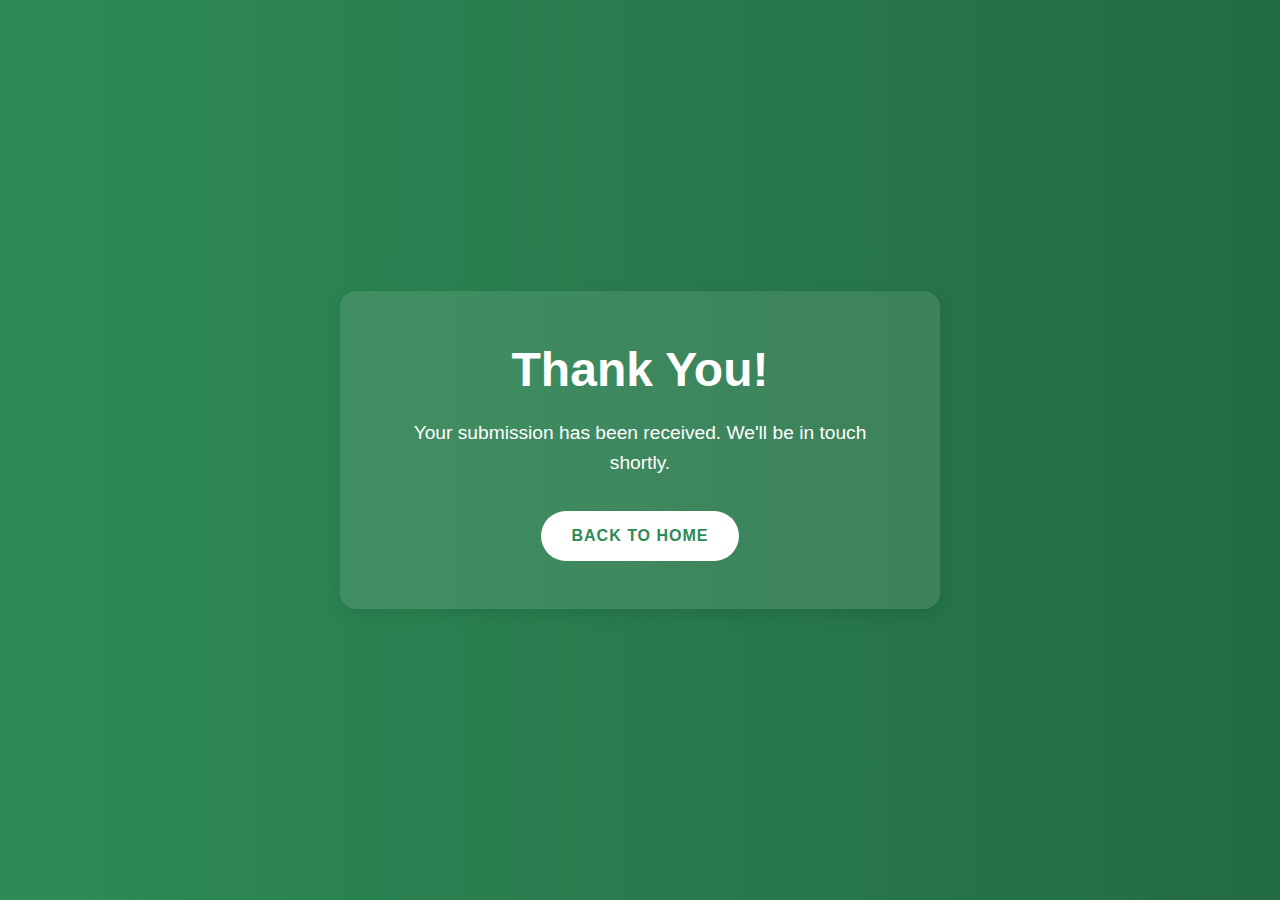
<file: thank-you.html>
<!DOCTYPE html>
<html lang="en">
<head>
  <meta charset="UTF-8" />
  <meta name="viewport" content="width=device-width, initial-scale=1.0"/>
  <title>Thank You</title>
  <link rel="stylesheet" href="css/styles.css" />
  <style>
    .thank-you-page {
      display: flex;
      align-items: center;
      justify-content: center;
      min-height: 100vh;
      text-align: center;
      background: linear-gradient(to right, var(--primary-color), #236b42);
      color: white;
      padding: 2rem;
    }

    .thank-you-box {
      background: rgba(255, 255, 255, 0.1);
      padding: 3rem;
      border-radius: 16px;
      box-shadow: var(--box-shadow);
      max-width: 600px;
    }

    .thank-you-box h1 {
      font-size: 3rem;
      margin-bottom: 1rem;
      color: white;
    }

    .thank-you-box p {
      font-size: 1.2rem;
      margin-bottom: 2rem;
    }

    .thank-you-box .cta-button {
      background-color: white;
      color: var(--primary-color);
    }

    .thank-you-box .cta-button:hover {
      background-color: var(--accent-color);
      color: white;
    }
  </style>
</head>
<body>
  <section class="thank-you-page">
    <div class="thank-you-box">
      <h1>Thank You!</h1>
      <p>Your submission has been received. We'll be in touch shortly.</p>
      <a href="index.html" class="cta-button">Back to Home</a>
    </div>
  </section>
</body>
</html>
</file>
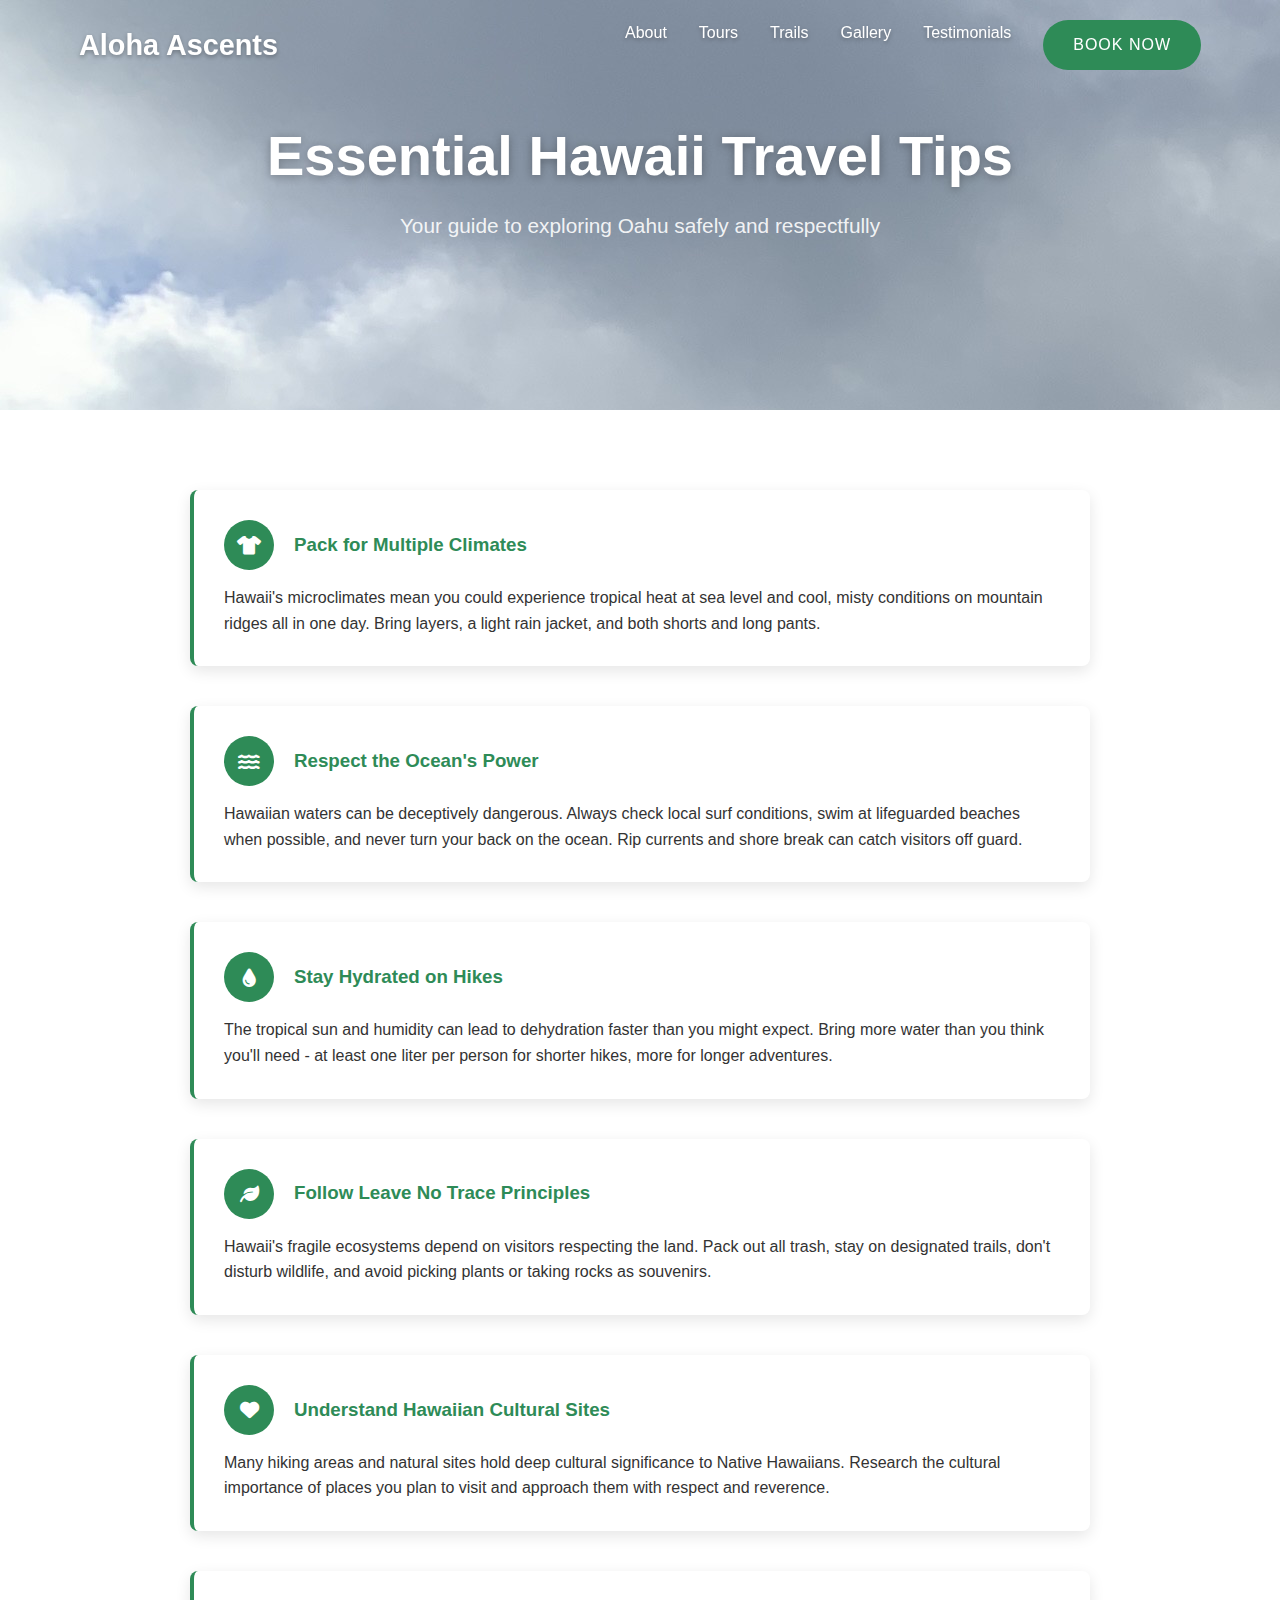
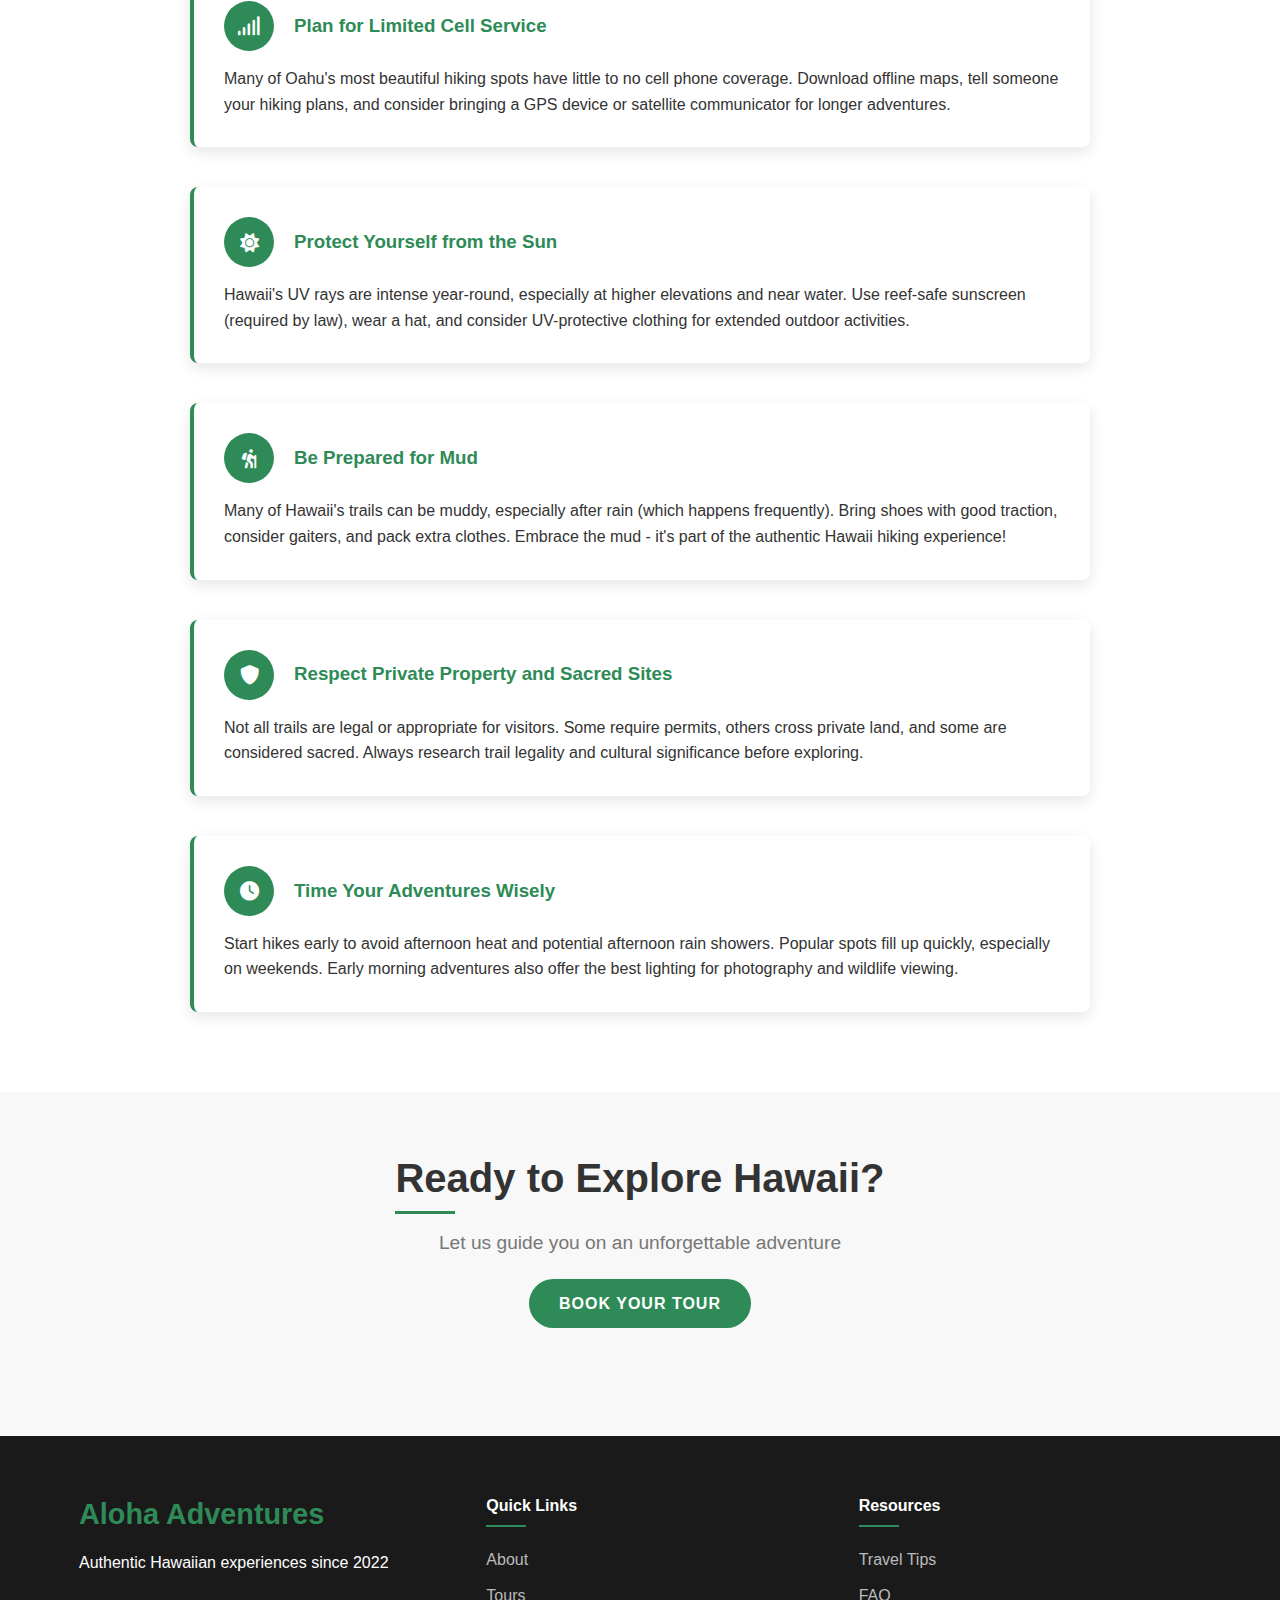
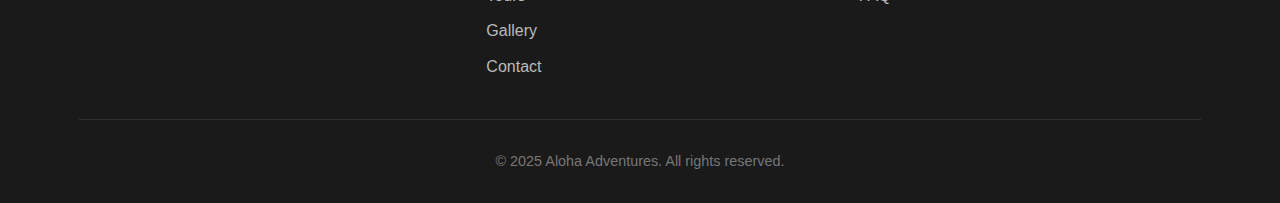
<file: travel_tips.html>
<!DOCTYPE html>
<html lang="en">
<head>
    <meta charset="UTF-8">
    <meta name="viewport" content="width=device-width, initial-scale=1.0">
    <title>Hawaii Travel Tips | Aloha Ascents Adventure Tours</title>
    <link rel="stylesheet" href="css/styles.css">
    <link rel="stylesheet" href="https://cdnjs.cloudflare.com/ajax/libs/font-awesome/6.0.0/css/all.min.css">
</head>
<body>
    <!-- Navigation -->
    <nav class="navbar">
        <div class="container">
            <a href="index.html" class="logo">Aloha Ascents</a>
            <div class="nav-links">
                <a href="index.html#about">About</a>
                <a href="index.html#tours">Tours</a>
                <a href="index.html#trails">Trails</a>
                <a href="index.html#gallery">Gallery</a>
                <a href="index.html#testimonials">Testimonials</a>
                <a href="index.html#contact" class="cta-button">Book Now</a>
            </div>
            <div class="menu-toggle">
                <i class="fas fa-bars"></i>
            </div>
        </div>
    </nav>

    <!-- Hero Section -->
    <section class="hero-section" style="background-image: url('images/IMG_2956.jpeg'); padding: 120px 0 120px; margin-top: 0;">
        <div class="content">
            <div class="section-header" style="color: white; text-align: center;">
                <h1 style="color: white; text-shadow: 0 2px 10px rgba(0, 0, 0, 0.3);">Essential Hawaii Travel Tips</h1>
                <p class="subtitle" style="color: rgba(255, 255, 255, 0.9); font-size: 1.3rem;">Your guide to exploring Oahu safely and respectfully</p>
            </div>
        </div>
    </section>

    <!-- Travel Tips Section -->
    <section class="travel-tips-section" style="padding: 80px 0;">
        <div class="container">
            <div class="tips-grid" style="display: grid; gap: 40px; max-width: 900px; margin: 0 auto;">
                
                <!-- Tip 1 -->
                <div class="tip-card" style="background: white; border-radius: 8px; padding: 30px; box-shadow: 0 5px 15px rgba(0, 0, 0, 0.1); border-left: 4px solid #2e8b57;">
                    <div class="tip-header" style="display: flex; align-items: center; margin-bottom: 15px;">
                        <div class="tip-icon" style="background: #2e8b57; color: white; width: 50px; height: 50px; border-radius: 50%; display: flex; align-items: center; justify-content: center; margin-right: 20px; font-size: 1.2rem;">
                            <i class="fas fa-tshirt"></i>
                        </div>
                        <h3 style="margin: 0; color: #2e8b57;">Pack for Multiple Climates</h3>
                    </div>
                    <p>Hawaii's microclimates mean you could experience tropical heat at sea level and cool, misty conditions on mountain ridges all in one day. Bring layers, a light rain jacket, and both shorts and long pants.</p>
                </div>

                <!-- Tip 2 -->
                <div class="tip-card" style="background: white; border-radius: 8px; padding: 30px; box-shadow: 0 5px 15px rgba(0, 0, 0, 0.1); border-left: 4px solid #2e8b57;">
                    <div class="tip-header" style="display: flex; align-items: center; margin-bottom: 15px;">
                        <div class="tip-icon" style="background: #2e8b57; color: white; width: 50px; height: 50px; border-radius: 50%; display: flex; align-items: center; justify-content: center; margin-right: 20px; font-size: 1.2rem;">
                            <i class="fas fa-water"></i>
                        </div>
                        <h3 style="margin: 0; color: #2e8b57;">Respect the Ocean's Power</h3>
                    </div>
                    <p>Hawaiian waters can be deceptively dangerous. Always check local surf conditions, swim at lifeguarded beaches when possible, and never turn your back on the ocean. Rip currents and shore break can catch visitors off guard.</p>
                </div>

                <!-- Tip 3 -->
                <div class="tip-card" style="background: white; border-radius: 8px; padding: 30px; box-shadow: 0 5px 15px rgba(0, 0, 0, 0.1); border-left: 4px solid #2e8b57;">
                    <div class="tip-header" style="display: flex; align-items: center; margin-bottom: 15px;">
                        <div class="tip-icon" style="background: #2e8b57; color: white; width: 50px; height: 50px; border-radius: 50%; display: flex; align-items: center; justify-content: center; margin-right: 20px; font-size: 1.2rem;">
                            <i class="fas fa-tint"></i>
                        </div>
                        <h3 style="margin: 0; color: #2e8b57;">Stay Hydrated on Hikes</h3>
                    </div>
                    <p>The tropical sun and humidity can lead to dehydration faster than you might expect. Bring more water than you think you'll need - at least one liter per person for shorter hikes, more for longer adventures.</p>
                </div>

                <!-- Tip 4 -->
                <div class="tip-card" style="background: white; border-radius: 8px; padding: 30px; box-shadow: 0 5px 15px rgba(0, 0, 0, 0.1); border-left: 4px solid #2e8b57;">
                    <div class="tip-header" style="display: flex; align-items: center; margin-bottom: 15px;">
                        <div class="tip-icon" style="background: #2e8b57; color: white; width: 50px; height: 50px; border-radius: 50%; display: flex; align-items: center; justify-content: center; margin-right: 20px; font-size: 1.2rem;">
                            <i class="fas fa-leaf"></i>
                        </div>
                        <h3 style="margin: 0; color: #2e8b57;">Follow Leave No Trace Principles</h3>
                    </div>
                    <p>Hawaii's fragile ecosystems depend on visitors respecting the land. Pack out all trash, stay on designated trails, don't disturb wildlife, and avoid picking plants or taking rocks as souvenirs.</p>
                </div>

                <!-- Tip 5 -->
                <div class="tip-card" style="background: white; border-radius: 8px; padding: 30px; box-shadow: 0 5px 15px rgba(0, 0, 0, 0.1); border-left: 4px solid #2e8b57;">
                    <div class="tip-header" style="display: flex; align-items: center; margin-bottom: 15px;">
                        <div class="tip-icon" style="background: #2e8b57; color: white; width: 50px; height: 50px; border-radius: 50%; display: flex; align-items: center; justify-content: center; margin-right: 20px; font-size: 1.2rem;">
                            <i class="fas fa-heart"></i>
                        </div>
                        <h3 style="margin: 0; color: #2e8b57;">Understand Hawaiian Cultural Sites</h3>
                    </div>
                    <p>Many hiking areas and natural sites hold deep cultural significance to Native Hawaiians. Research the cultural importance of places you plan to visit and approach them with respect and reverence.</p>
                </div>

                <!-- Tip 6 -->
                <div class="tip-card" style="background: white; border-radius: 8px; padding: 30px; box-shadow: 0 5px 15px rgba(0, 0, 0, 0.1); border-left: 4px solid #2e8b57;">
                    <div class="tip-header" style="display: flex; align-items: center; margin-bottom: 15px;">
                        <div class="tip-icon" style="background: #2e8b57; color: white; width: 50px; height: 50px; border-radius: 50%; display: flex; align-items: center; justify-content: center; margin-right: 20px; font-size: 1.2rem;">
                            <i class="fas fa-signal"></i>
                        </div>
                        <h3 style="margin: 0; color: #2e8b57;">Plan for Limited Cell Service</h3>
                    </div>
                    <p>Many of Oahu's most beautiful hiking spots have little to no cell phone coverage. Download offline maps, tell someone your hiking plans, and consider bringing a GPS device or satellite communicator for longer adventures.</p>
                </div>

                <!-- Tip 7 -->
                <div class="tip-card" style="background: white; border-radius: 8px; padding: 30px; box-shadow: 0 5px 15px rgba(0, 0, 0, 0.1); border-left: 4px solid #2e8b57;">
                    <div class="tip-header" style="display: flex; align-items: center; margin-bottom: 15px;">
                        <div class="tip-icon" style="background: #2e8b57; color: white; width: 50px; height: 50px; border-radius: 50%; display: flex; align-items: center; justify-content: center; margin-right: 20px; font-size: 1.2rem;">
                            <i class="fas fa-sun"></i>
                        </div>
                        <h3 style="margin: 0; color: #2e8b57;">Protect Yourself from the Sun</h3>
                    </div>
                    <p>Hawaii's UV rays are intense year-round, especially at higher elevations and near water. Use reef-safe sunscreen (required by law), wear a hat, and consider UV-protective clothing for extended outdoor activities.</p>
                </div>

                <!-- Tip 8 -->
                <div class="tip-card" style="background: white; border-radius: 8px; padding: 30px; box-shadow: 0 5px 15px rgba(0, 0, 0, 0.1); border-left: 4px solid #2e8b57;">
                    <div class="tip-header" style="display: flex; align-items: center; margin-bottom: 15px;">
                        <div class="tip-icon" style="background: #2e8b57; color: white; width: 50px; height: 50px; border-radius: 50%; display: flex; align-items: center; justify-content: center; margin-right: 20px; font-size: 1.2rem;">
                            <i class="fas fa-hiking"></i>
                        </div>
                        <h3 style="margin: 0; color: #2e8b57;">Be Prepared for Mud</h3>
                    </div>
                    <p>Many of Hawaii's trails can be muddy, especially after rain (which happens frequently). Bring shoes with good traction, consider gaiters, and pack extra clothes. Embrace the mud - it's part of the authentic Hawaii hiking experience!</p>
                </div>

                <!-- Tip 9 -->
                <div class="tip-card" style="background: white; border-radius: 8px; padding: 30px; box-shadow: 0 5px 15px rgba(0, 0, 0, 0.1); border-left: 4px solid #2e8b57;">
                    <div class="tip-header" style="display: flex; align-items: center; margin-bottom: 15px;">
                        <div class="tip-icon" style="background: #2e8b57; color: white; width: 50px; height: 50px; border-radius: 50%; display: flex; align-items: center; justify-content: center; margin-right: 20px; font-size: 1.2rem;">
                            <i class="fas fa-shield-alt"></i>
                        </div>
                        <h3 style="margin: 0; color: #2e8b57;">Respect Private Property and Sacred Sites</h3>
                    </div>
                    <p>Not all trails are legal or appropriate for visitors. Some require permits, others cross private land, and some are considered sacred. Always research trail legality and cultural significance before exploring.</p>
                </div>

                <!-- Tip 10 -->
                <div class="tip-card" style="background: white; border-radius: 8px; padding: 30px; box-shadow: 0 5px 15px rgba(0, 0, 0, 0.1); border-left: 4px solid #2e8b57;">
                    <div class="tip-header" style="display: flex; align-items: center; margin-bottom: 15px;">
                        <div class="tip-icon" style="background: #2e8b57; color: white; width: 50px; height: 50px; border-radius: 50%; display: flex; align-items: center; justify-content: center; margin-right: 20px; font-size: 1.2rem;">
                            <i class="fas fa-clock"></i>
                        </div>
                        <h3 style="margin: 0; color: #2e8b57;">Time Your Adventures Wisely</h3>
                    </div>
                    <p>Start hikes early to avoid afternoon heat and potential afternoon rain showers. Popular spots fill up quickly, especially on weekends. Early morning adventures also offer the best lighting for photography and wildlife viewing.</p>
                </div>

            </div>
        </div>
    </section>

    <!-- Call to Action Section -->
    <section class="cta-section" style="background-color: #f8f8f8; padding: 60px 0;">
        <div class="container">
            <div class="section-header">
                <h2>Ready to Explore Hawaii?</h2>
                <p class="subtitle">Let us guide you on an unforgettable adventure</p>
                <a href="index.html#contact" class="cta-button" style="margin-top: 20px;">Book Your Tour</a>
            </div>
        </div>
    </section>

    <!-- Footer -->
    <footer class="footer">
        <div class="container">
            <div class="footer-content">
                <div class="footer-logo">
                    <h3>Aloha Adventures</h3>
                    <p>Authentic Hawaiian experiences since 2022</p>
                </div>
                <div class="footer-links">
                    <div class="link-group">
                        <h4>Quick Links</h4>
                        <a href="index.html#about">About</a>
                        <a href="index.html#tours">Tours</a>
                        <a href="index.html#gallery">Gallery</a>
                        <a href="index.html#contact">Contact</a>
                    </div>
                    <div class="link-group">
                        <h4>Resources</h4>
                        <a href="travel_tips.html">Travel Tips</a>
                        <a href="faq.html">FAQ</a>
                    </div>
                </div>
            </div>
            <div class="footer-bottom">
                <p>&copy; 2025 Aloha Adventures. All rights reserved.</p>
            </div>
        </div>
    </footer>

    <!-- JavaScript -->
    <script src="js/main.js"></script>
    <script>
        // Mobile menu toggle
        document.querySelector('.menu-toggle').addEventListener('click', function() {
            document.querySelector('.nav-links').classList.toggle('active');
        });
    </script>
</body>
</html>
</file>
<file: css/styles.css>
/* Base Styles */
:root {
    --primary-color: #2e8b57; /* Forest green - adapt to your brand colors */
    --secondary-color: #f8f8f8;
    --accent-color: #ffa500;
    --text-color: #333;
    --light-text: #fff;
    --dark-bg: #1a1a1a;
    --transition: all 0.3s ease;
    --box-shadow: 0 5px 15px rgba(0, 0, 0, 0.1);
}

* {
    margin: 0;
    padding: 0;
    box-sizing: border-box;
}

body {
    font-family: 'Segoe UI', Tahoma, Geneva, Verdana, sans-serif;
    line-height: 1.6;
    color: var(--text-color);
    overflow-x: hidden;
}

.container {
    width: 90%;
    max-width: 1200px;
    margin: 0 auto;
    padding: 0 15px;
}

img {
    max-width: 100%;
}

a {
    text-decoration: none;
    color: var(--primary-color);
    transition: var(--transition);
}

/* Typography */
h1, h2, h3, h4 {
    line-height: 1.3;
    margin-bottom: 1rem;
}

h1 {
    font-size: 3.5rem;
    font-weight: 700;
}

h2 {
    font-size: 2.5rem;
    position: relative;
    display: inline-block;
}

h2:after {
    content: '';
    position: absolute;
    bottom: -10px;
    left: 0;
    width: 60px;
    height: 3px;
    background-color: var(--primary-color);
}

.section-header {
    text-align: center;
    margin-bottom: 3rem;
}

.section-header .subtitle {
    font-size: 1.2rem;
    color: #777;
    margin-top: 0.5rem;
}

section {
    padding: 80px 0;
}

/* Buttons */
.cta-button {
    display: inline-block;
    background-color: var(--primary-color);
    color: white;
    padding: 12px 30px;
    border-radius: 50px;
    font-weight: 600;
    text-transform: uppercase;
    letter-spacing: 1px;
    transition: var(--transition);
    border: none;
    cursor: pointer;
}

.cta-button:hover {
    background-color: #236b42;
    transform: translateY(-3px);
    box-shadow: 0 10px 20px rgba(0, 0, 0, 0.1);
}

/* Navigation */
.navbar {
    position: fixed;
    top: 0;
    left: 0;
    width: 100%;
    z-index: 1000;
    padding: 20px 0;
    transition: var(--transition);
}

.navbar.scrolled {
    background-color: white;
    box-shadow: var(--box-shadow);
    padding: 15px 0;
}

.navbar .container {
    display: flex;
    justify-content: space-between;
    align-items: center;
}

.logo {
    font-size: 1.8rem;
    font-weight: 700;
    color: var(--light-text);
    text-shadow: 0 2px 4px rgba(0, 0, 0, 0.3);
}

.navbar.scrolled .logo {
    color: var(--primary-color);
    text-shadow: none;
}

.nav-links {
    display: flex;
    gap: 2rem;
}

.nav-links a {
    color: var(--light-text);
    font-weight: 500;
    text-shadow: 0 2px 4px rgba(0, 0, 0, 0.3);
}

.navbar.scrolled .nav-links a {
    color: var(--text-color);
    text-shadow: none;
}

.nav-links a:hover {
    color: var(--accent-color);
}

.nav-links .cta-button {
    color: white;
    text-shadow: none;
}

.menu-toggle {
    display: none;
    font-size: 1.5rem;
    color: var(--light-text);
    cursor: pointer;
}

.navbar.scrolled .menu-toggle {
    color: var(--text-color);
}

/* Hero Slider */
.hero-slider {
    position: relative;
    height: 100vh;
    overflow: hidden;
}

.slide {
    position: absolute;
    top: 0;
    left: 0;
    width: 100%;
    height: 100%;
    opacity: 0;
    transition: opacity 0.5s ease;
    display: flex;
    justify-content: center;
    align-items: center;
}

.slide.current {
    opacity: 1;
}

.slide .content {
    position: absolute;
    z-index: 10;
    text-align: center;
    color: var(--light-text);
    max-width: 800px;
    padding: 20px;
}

.slide .content h1 {
    margin-bottom: 1rem;
    text-shadow: 0 2px 10px rgba(0, 0, 0, 0.5);
}

.slide .content p {
    font-size: 1.2rem;
    margin-bottom: 2rem;
    text-shadow: 0 2px 10px rgba(0, 0, 0, 0.5);
}

.slide .image {
    position: absolute;
    top: 0;
    left: 0;
    width: 100%;
    height: 100%;
    background-size: cover;
    background-position: center;
    z-index: 1;
}

.slide .image:after {
    content: '';
    position: absolute;
    top: 0;
    left: 0;
    width: 100%;
    height: 100%;
    background-color: rgba(0, 0, 0, 0.3);
}

.slider-controls {
    position: absolute;
    bottom: 50px;
    left: 50%;
    transform: translateX(-50%);
    z-index: 20;
    display: flex;
    gap: 20px;
}

.slider-controls button {
    background: transparent;
    border: 2px solid white;
    width: 50px;
    height: 50px;
    border-radius: 50%;
    color: white;
    font-size: 1.2rem;
    cursor: pointer;
    transition: var(--transition);
}

.slider-controls button:hover {
    background-color: rgba(255, 255, 255, 0.2);
}

/* About Section */
.about-content {
    display: grid;
    grid-template-columns: 1fr 1fr;
    gap: 50px;
    align-items: center;
}

.about-text p {
    margin-bottom: 1rem;
}

.about-image img {
    border-radius: 8px;
    box-shadow: var(--box-shadow);
}

/* Tours Section */
.tours-grid {
    display: grid;
    grid-template-columns: repeat(auto-fill, minmax(340px, 1fr));
    gap: 30px;
}

.tour-card {
    border-radius: 8px;
    overflow: hidden;
    box-shadow: var(--box-shadow);
    transition: var(--transition);
    background: white;
}

.tour-card:hover {
    transform: translateY(-10px);
    box-shadow: 0 15px 30px rgba(0, 0, 0, 0.15);
}

.tour-image {
    position: relative;
    height: 250px;
    overflow: hidden;
}

.tour-image img {
    width: 100%;
    height: 100%;
    object-fit: cover;
    transition: transform 0.5s ease;
}

.tour-card:hover .tour-image img {
    transform: scale(1.1);
}

.difficulty {
    position: absolute;
    top: 20px;
    right: 20px;
    background-color: rgba(0, 0, 0, 0.6);
    color: white;
    padding: 5px 15px;
    border-radius: 20px;
    font-size: 0.8rem;
}

.tour-content {
    padding: 25px;
}

.tour-duration {
    color: #777;
    font-size: 0.9rem;
    margin-bottom: 15px;
}

.tour-features {
    display: flex;
    flex-wrap: wrap;
    gap: 15px;
    margin: 20px 0;
}

.tour-features span {
    font-size: 0.85rem;
    background-color: #f5f5f5;
    padding: 5px 15px;
    border-radius: 20px;
}

.tour-button {
    display: inline-block;
    margin-top: 15px;
    padding: 10px 25px;
    background-color: var(--primary-color);
    color: white;
    border-radius: 25px;
    transition: var(--transition);
}

.tour-button:hover {
    background-color: #236b42;
}

/* Map Section */
.map-container {
    border-radius: 8px;
    overflow: hidden;
    box-shadow: var(--box-shadow);
}

.trail-map {
    width: 100%;
    transition: var(--transition);
}

.trail-map:hover {
    transform: scale(1.02);
}

/* Gallery */
.gallery-grid {
    display: grid;
    grid-template-columns: repeat(auto-fill, minmax(300px, 1fr));
    gap: 20px;
}

.gallery-item {
    border-radius: 8px;
    overflow: hidden;
    box-shadow: var(--box-shadow);
    cursor: pointer;
    height: 250px;
}

.gallery-item img {
    width: 100%;
    height: 100%;
    object-fit: cover;
    transition: transform 0.5s ease;
}

.gallery-item:hover img {
    transform: scale(1.1);
}

/* Testimonials */
.testimonials-section {
    background-color: var(--secondary-color);
}

.testimonial {
    background-color: white;
    border-radius: 8px;
    padding: 30px;
    box-shadow: var(--box-shadow);
    margin: 10px;
}

.testimonial-content p {
    font-style: italic;
    position: relative;
    padding: 10px 0;
}

.testimonial-content p:before,
.testimonial-content p:after {
    content: '"';
    font-size: 2rem;
    color: var(--primary-color);
    opacity: 0.3;
}

.testimonial-author {
    margin-top: 20px;
    display: flex;
    flex-direction: column;
    align-items: flex-end;
}

.testimonial-author .name {
    font-weight: 600;
}

.testimonial-author .origin {
    font-size: 0.9rem;
    color: #777;
}

/* Contact/Booking Section */
.contact-container {
    display: grid;
    grid-template-columns: 1fr 2fr;
    gap: 50px;
}

.contact-info {
    padding: 30px;
    background-color: var(--primary-color);
    color: white;
    border-radius: 8px;
}

.contact-info h3 {
    margin-bottom: 20px;
}

.contact-info p {
    margin-bottom: 15px;
    display: flex;
    align-items: center;
    gap: 10px;
}

.social-links {
    display: flex;
    gap: 15px;
    margin-top: 30px;
}

.social-links a {
    display: inline-flex;
    justify-content: center;
    align-items: center;
    width: 40px;
    height: 40px;
    background-color: rgba(255, 255, 255, 0.2);
    color: white;
    border-radius: 50%;
    transition: var(--transition);
}

.social-links a:hover {
    background-color: white;
    color: var(--primary-color);
}

.booking-form {
    background-color: white;
    border-radius: 8px;
    padding: 30px;
    box-shadow: var(--box-shadow);
}

.form-group {
    margin-bottom: 20px;
}

.form-group label {
    display: block;
    margin-bottom: 8px;
    font-weight: 500;
}

.form-group input,
.form-group select,
.form-group textarea {
    width: 100%;
    padding: 12px 15px;
    border: 1px solid #ddd;
    border-radius: 4px;
    font-family: inherit;
    font-size: 1rem;
}

.form-group textarea {
    resize: vertical;
}

.submit-button {
    background-color: var(--primary-color);
    color: white;
    border: none;
    padding: 12px 30px;
    border-radius: 4px;
    cursor: pointer;
    font-size: 1rem;
    transition: var(--transition);
}

.submit-button:hover {
    background-color: #236b42;
}

/* Footer */
.footer {
    background-color: var(--dark-bg);
    color: white;
    padding: 60px 0 30px;
}

.footer-content {
    display: grid;
    grid-template-columns: 1fr 2fr;
    gap: 50px;
    margin-bottom: 30px;
}

.footer-logo h3 {
    color: var(--primary-color);
    font-size: 1.8rem;
}

.footer-links {
    display: grid;
    grid-template-columns: repeat(2, 1fr);
    gap: 30px;
}

.link-group h4 {
    position: relative;
    margin-bottom: 20px;
    padding-bottom: 10px;
}

.link-group h4:after {
    content: '';
    position: absolute;
    bottom: 0;
    left: 0;
    width: 40px;
    height: 2px;
    background-color: var(--primary-color);
}

.link-group a {
    display: block;
    color: #bbb;
    margin-bottom: 10px;
    transition: var(--transition);
}

.link-group a:hover {
    color: white;
    padding-left: 5px;
}

.footer-bottom {
    text-align: center;
    padding-top: 30px;
    border-top: 1px solid #333;
    font-size: 0.9rem;
    color: #777;
}

/* Responsive Design */
@media (max-width: 992px) {
    h1 {
        font-size: 2.8rem;
    }
    
    h2 {
        font-size: 2rem;
    }
    
    .about-content,
    .contact-container,
    .footer-content {
        grid-template-columns: 1fr;
    }
    
    .nav-links {
        position: absolute;
        top: 100%;
        left: 0;
        width: 100%;
        flex-direction: column;
        align-items: center;
        background-color: white;
        padding: 20px 0;
        box-shadow: 0 5px 15px rgba(0, 0, 0, 0.1);
        transform: translateY(-150%);
        transition: var(--transition);
    }
    
    .nav-links.active {
        transform: translateY(0);
    }
    
    .nav-links a {
        color: var(--text-color) !important;
        text-shadow: none;
    }
    
    .menu-toggle {
        display: block;
    }
}

@media (max-width: 768px) {
    h1 {
        font-size: 2.3rem;
    }
    
    h2 {
        font-size: 1.8rem;
    }
    
    section {
        padding: 60px 0;
    }
    
    .slide .content {
        max-width: 90%;
    }
    
    .slide .content p {
        font-size: 1rem;
    }
    
    .gallery-grid {
        grid-template-columns: repeat(auto-fill, minmax(250px, 1fr));
    }
    
    .footer-links {
        grid-template-columns: 1fr;
    }
}

@media (max-width: 576px) {
    h1 {
        font-size: 2rem;
    }
    
    .cta-button {
        padding: 10px 20px;
        font-size: 0.9rem;
    }
    
    .slider-controls button {
        width: 40px;
        height: 40px;
    }
}
</file>
